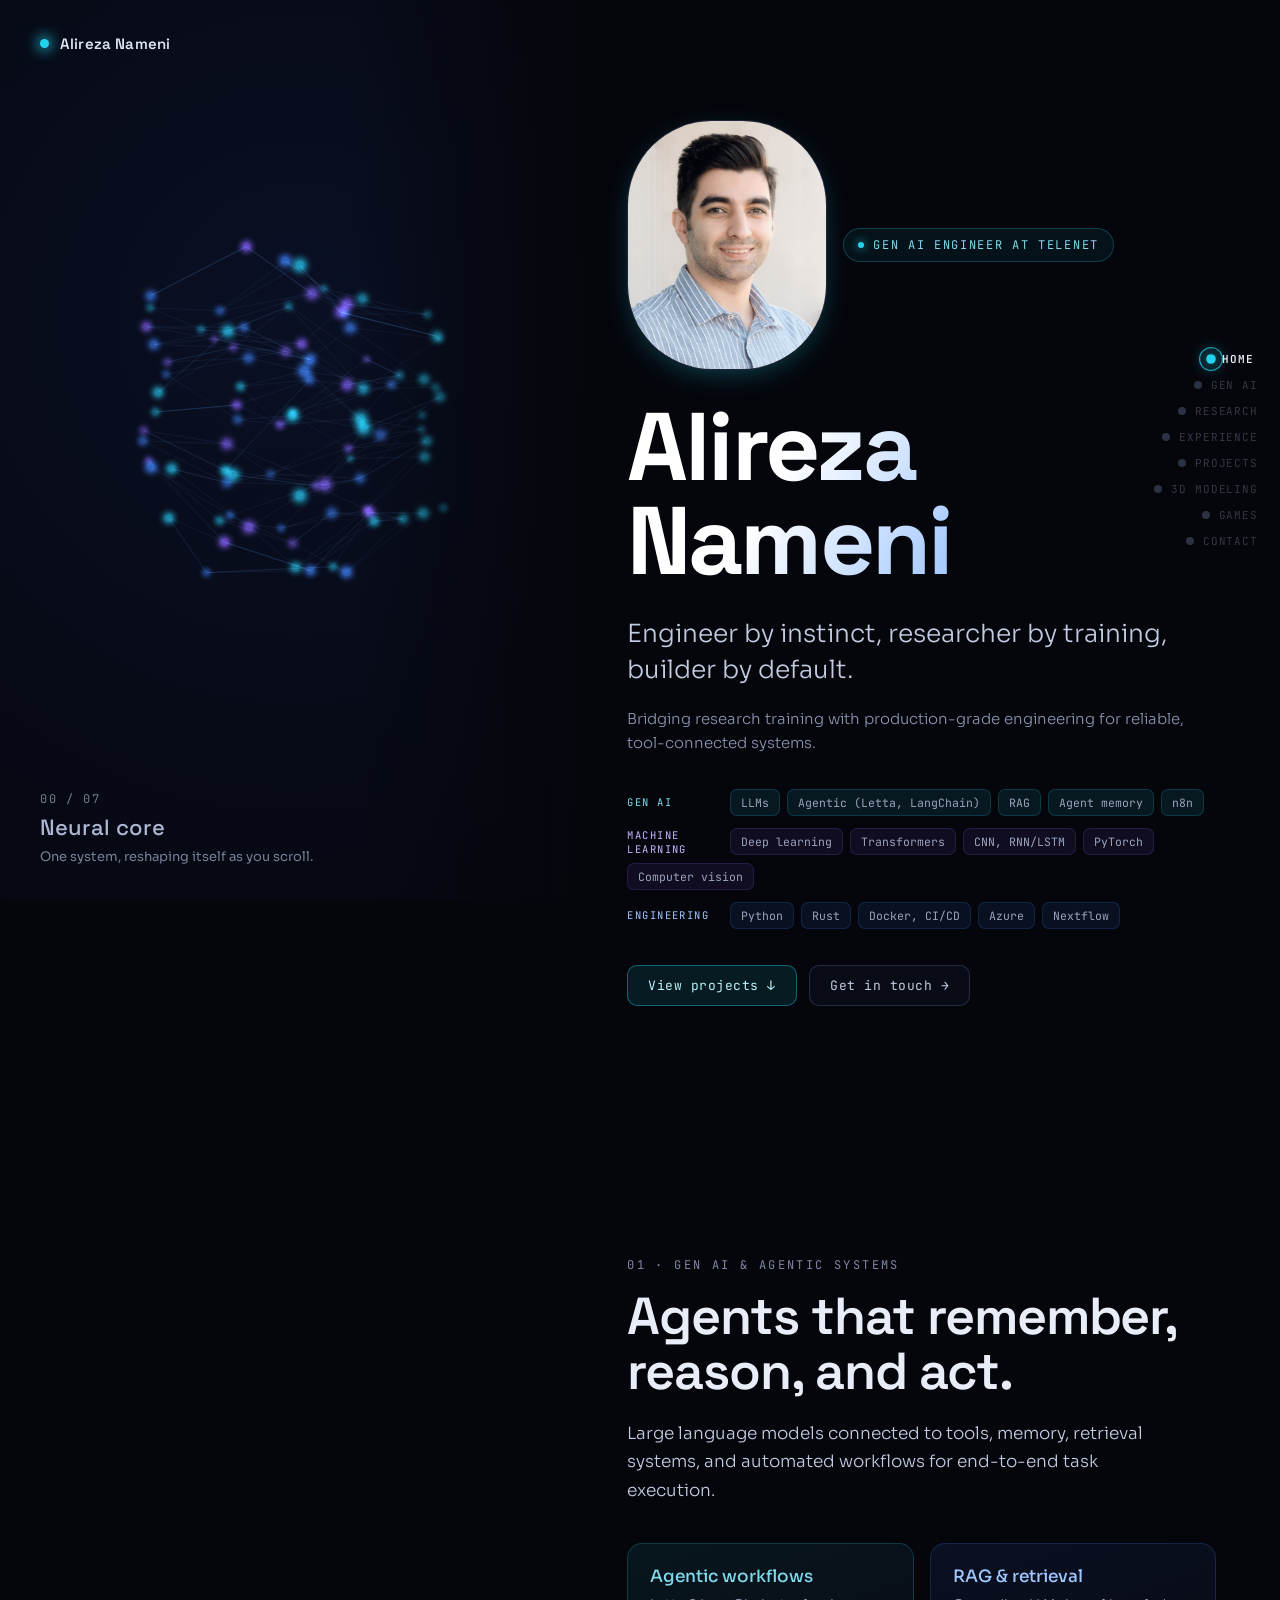
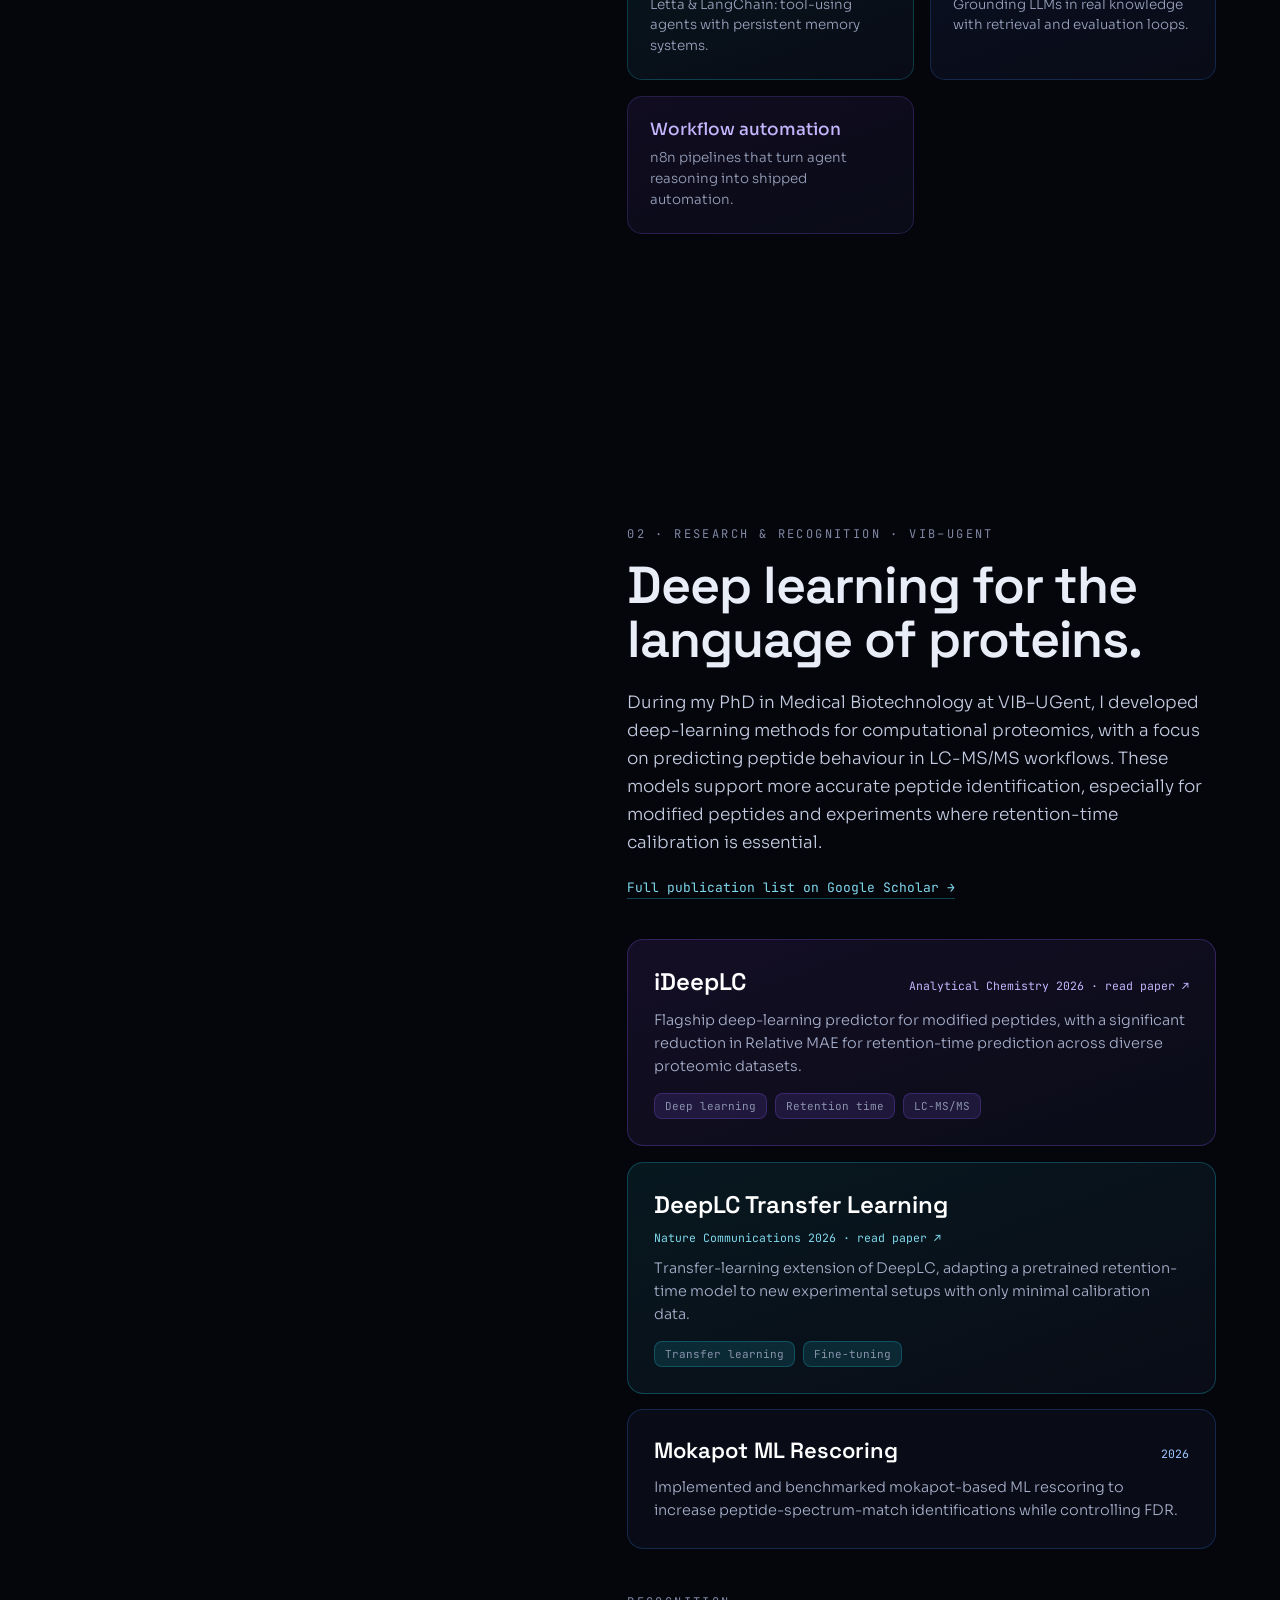
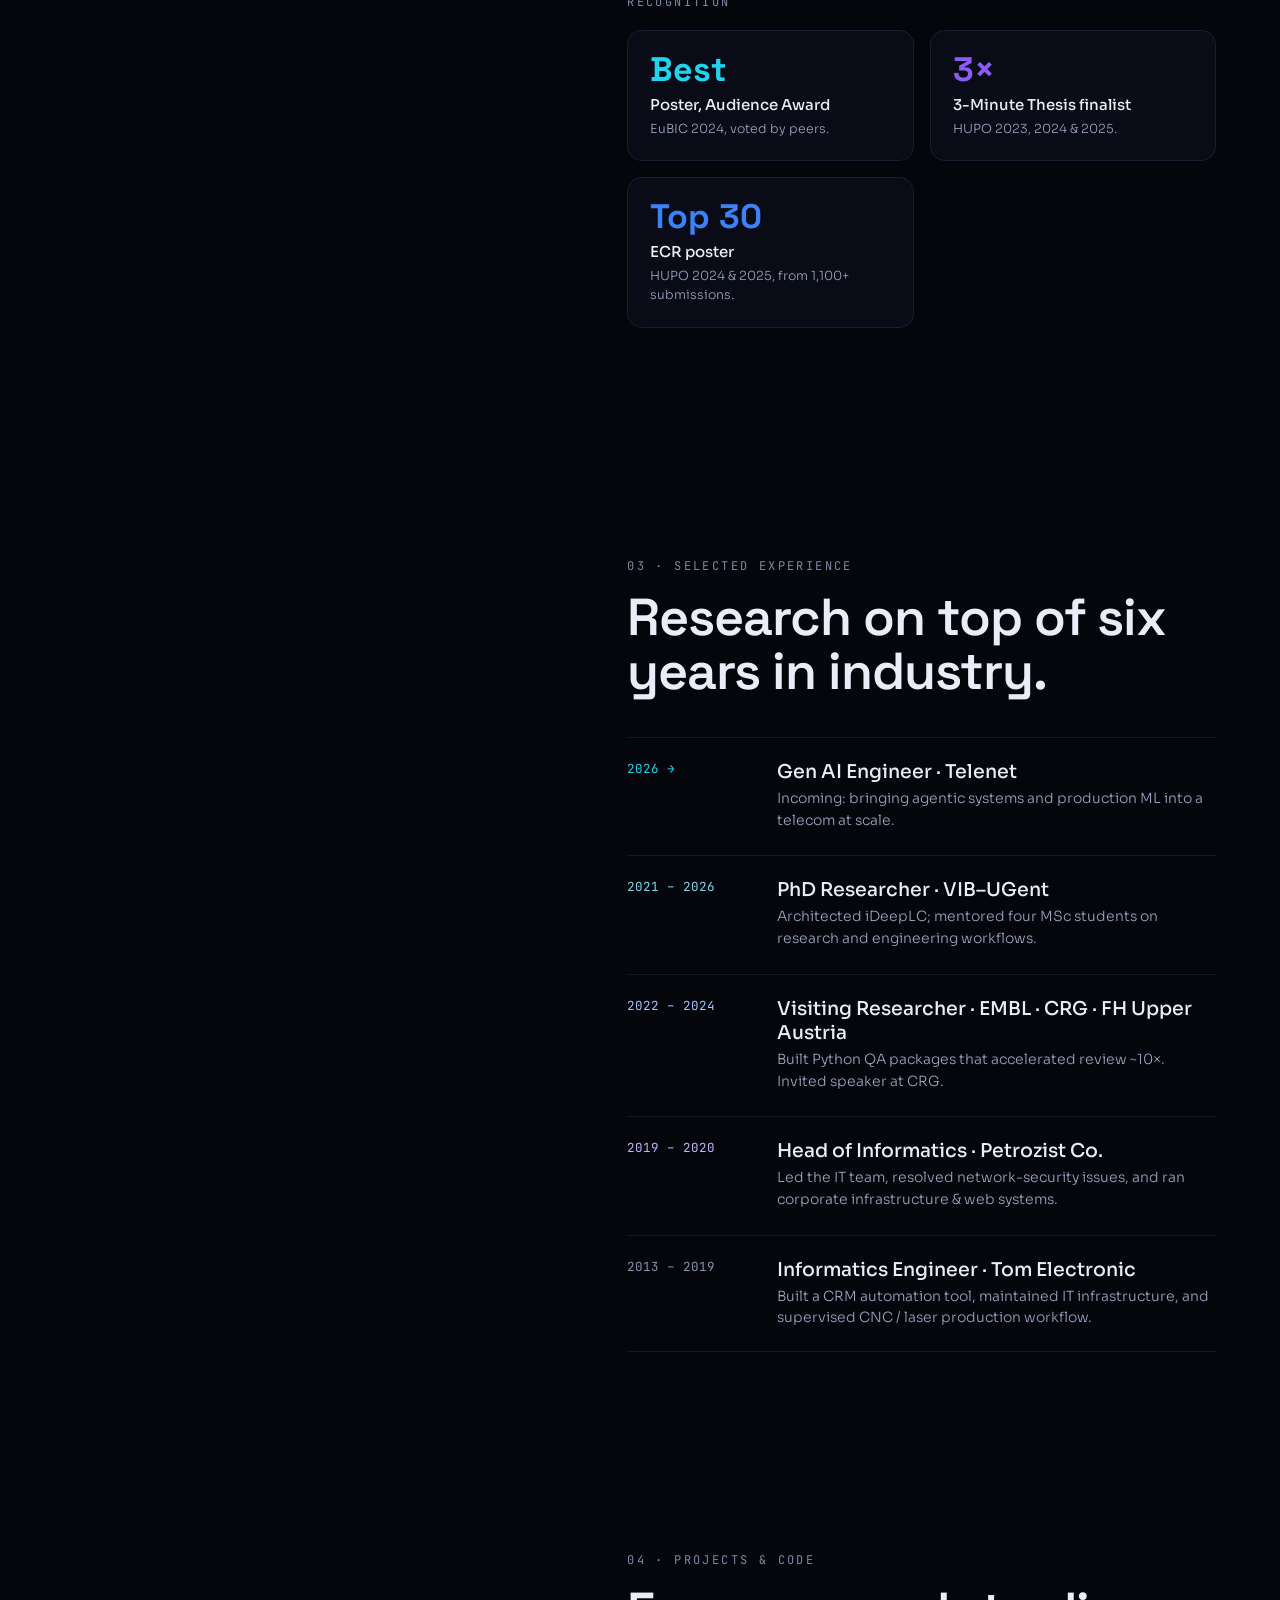
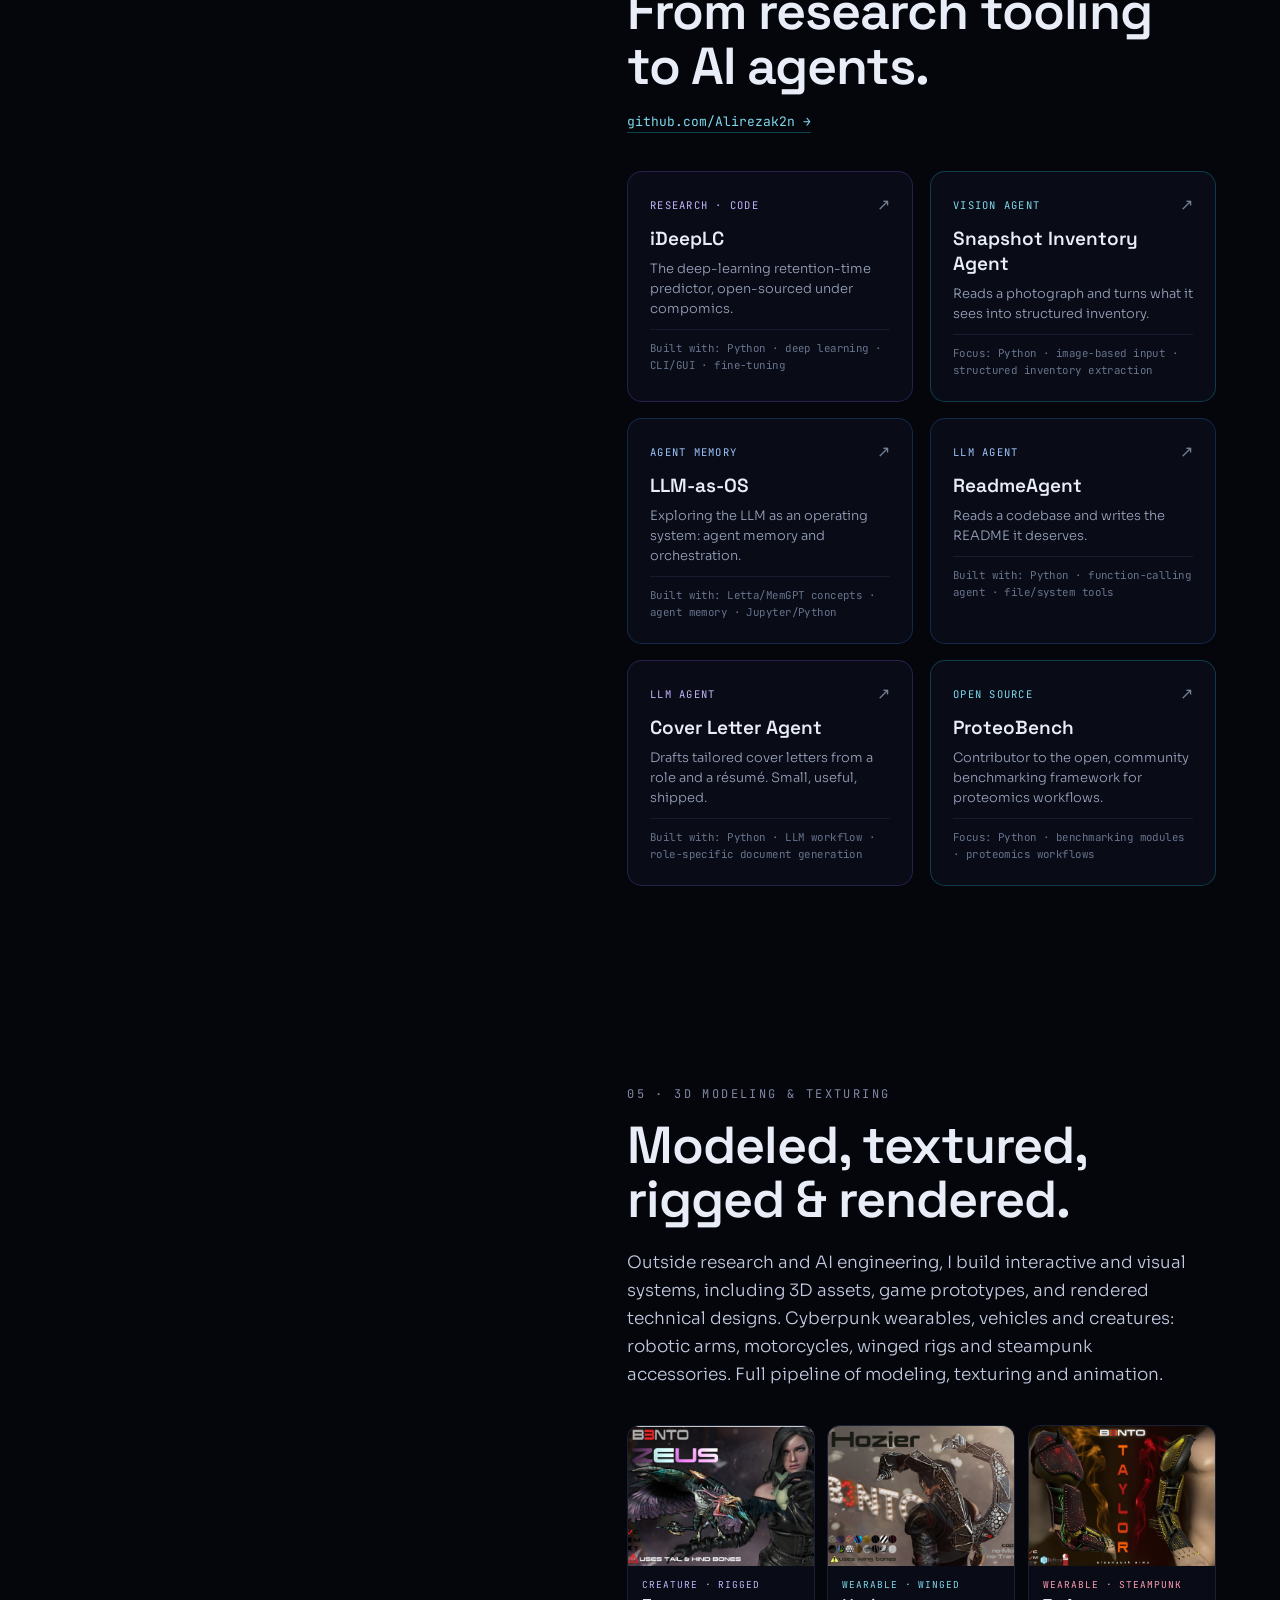
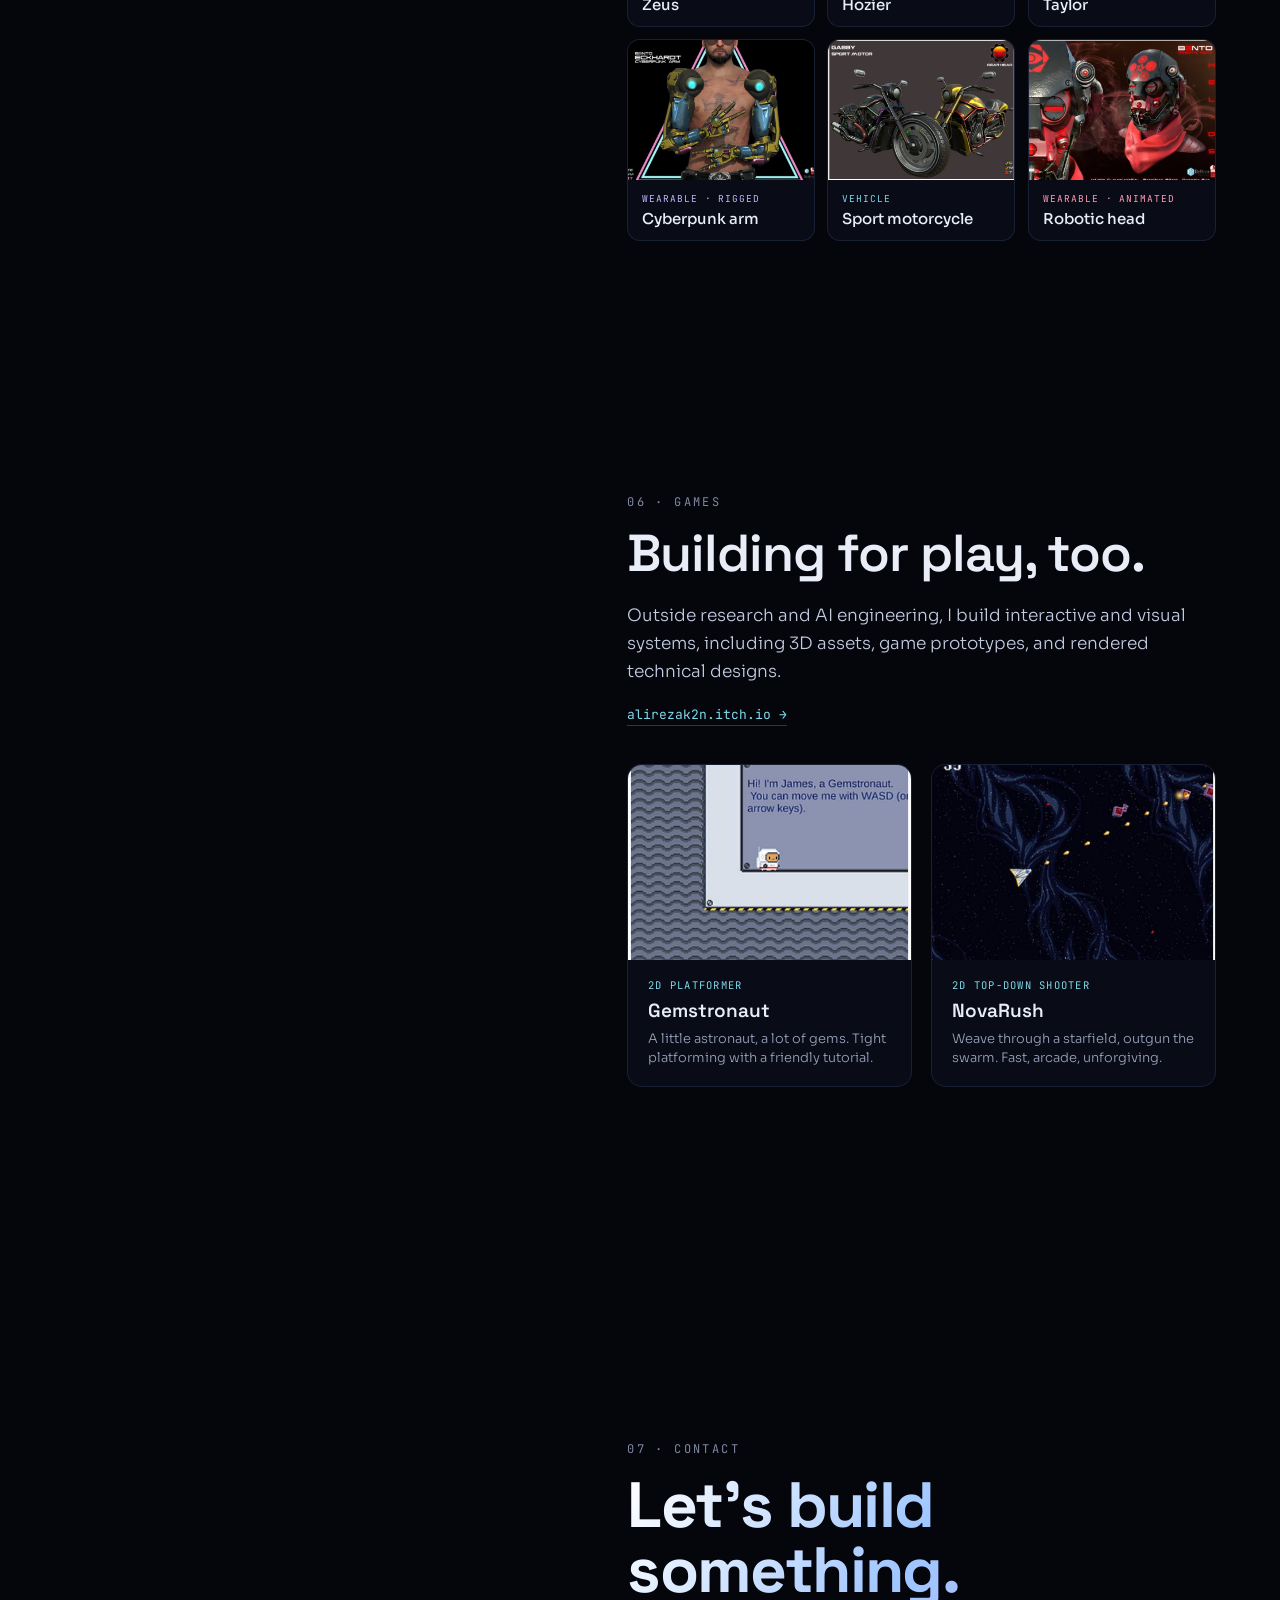
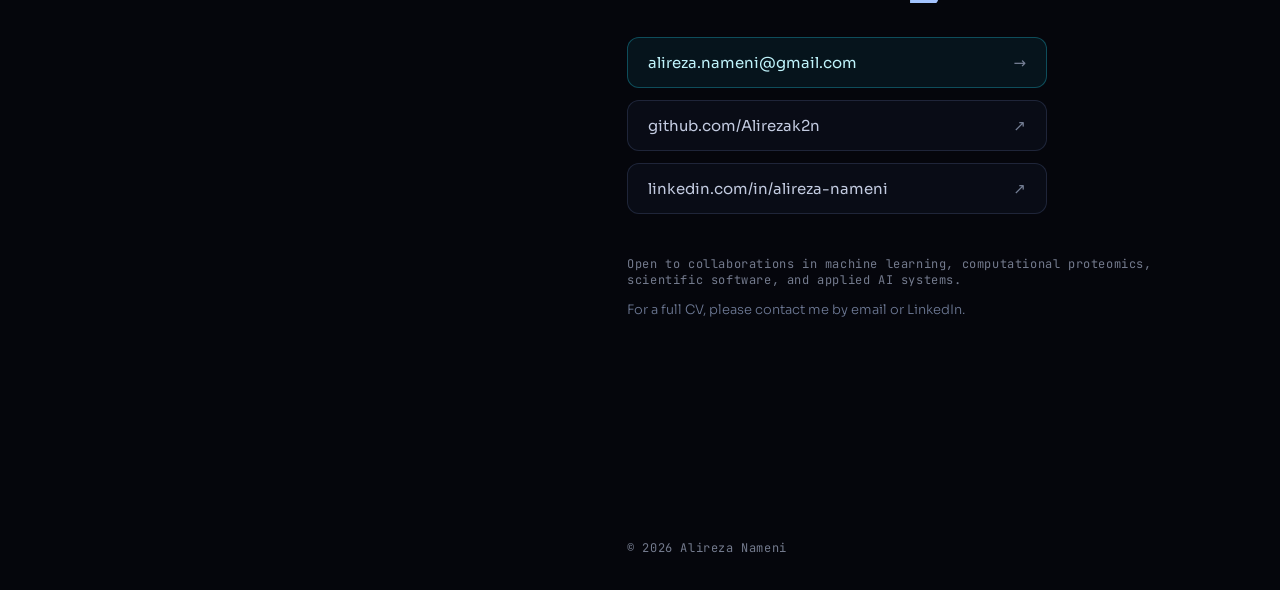
<file: index.html>
<!DOCTYPE html>

<html lang="en"><head><meta charset="utf-8"/><meta content="width=device-width, initial-scale=1" name="viewport"/><meta content="Portfolio of Alireza Nameni, focused on Gen AI, machine learning, agentic systems, scientific software, and computational proteomics." name="description"/><title>Alireza Nameni · Gen AI Engineer &amp; Machine Learning Researcher</title><link href="favicon.ico" rel="icon" sizes="any"/><link href="favicon-32x32.png" rel="icon" sizes="32x32" type="image/png"/><link href="favicon-16x16.png" rel="icon" sizes="16x16" type="image/png"/><link href="apple-touch-icon.png" rel="apple-touch-icon" sizes="180x180"/><link href="https://fonts.googleapis.com" rel="preconnect"/><link crossorigin="" href="https://fonts.gstatic.com" rel="preconnect"/><link href="https://fonts.googleapis.com/css2?family=Space+Grotesk:wght@400;500;600;700&amp;family=Sora:wght@300;400;500;600&amp;family=JetBrains+Mono:wght@400;500&amp;display=optional" rel="stylesheet"/><link href="css/style.css" rel="stylesheet"/><meta content="Alireza Nameni · Gen AI Engineer &amp; Machine Learning Researcher" property="og:title"/><meta content="Portfolio of Alireza Nameni, focused on Gen AI, machine learning, agentic systems, scientific software, and computational proteomics." property="og:description"/><meta content="website" property="og:type"/><meta content="https://alirezak2n.github.io" property="og:url"/><meta content="https://alirezak2n.github.io/uploads/BERX3398_small%20-%2034.jpg" property="og:image"/><meta content="summary_large_image" name="twitter:card"/><meta content="Alireza Nameni · Gen AI Engineer &amp; Machine Learning Researcher" name="twitter:title"/><meta content="Gen AI, machine learning, agentic systems, scientific software, and computational proteomics." name="twitter:description"/><meta content="https://alirezak2n.github.io/uploads/BERX3398_small%20-%2034.jpg" name="twitter:image"/><link href="https://alirezak2n.github.io/" rel="canonical"/>
<script type="application/ld+json">
{
  "@context": "https://schema.org",
  "@type": "Person",
  "name": "Alireza Nameni",
  "url": "https://alirezak2n.github.io/",
  "image": "https://alirezak2n.github.io/uploads/BERX3398_small%20-%2034.jpg",
  "jobTitle": "Gen AI Engineer",
  "worksFor": { "@type": "Organization", "name": "Telenet" },
  "alumniOf": { "@type": "CollegeOrUniversity", "name": "VIB-UGent" },
  "sameAs": [
    "https://github.com/Alirezak2n",
    "https://linkedin.com/in/alireza-nameni",
    "https://scholar.google.com/citations?hl=de&user=buHR2sUAAAAJ"
  ]
}
</script>

<script async src="https://www.googletagmanager.com/gtag/js?id=G-44KL7RC1CN"></script>
<script>
  window.dataLayer = window.dataLayer || [];
  function gtag(){dataLayer.push(arguments);}
  gtag('js', new Date());
  gtag('config', 'G-44KL7RC1CN');
</script>


</head><body><noscript>This site uses JavaScript for the interactive visual background. The written content remains available without it.</noscript>
<canvas class="u0001" id="net"></canvas>
<div class="u0002" id="panelUI">
<div class="u0003">
<span class="u0004"></span>Alireza Nameni
  </div>
<div>
<div class="u0005" id="panelIdx">00 / 07</div>
<div class="u0006" id="panelLabel">Neural core</div>
<div class="u0007" id="panelSub">One system, reshaping itself as you scroll.</div>
</div>
</div>
<div class="u0008" id="progbar"></div>
<nav aria-label="Section navigation" id="dots"><a class="section-nav-link" data-dot="hero" href="#hero" title="Home"><span class="section-nav-dot"></span><span class="section-nav-label">Home</span></a><a class="section-nav-link" data-dot="genai" href="#genai" title="Gen AI"><span class="section-nav-dot"></span><span class="section-nav-label">Gen AI</span></a><a class="section-nav-link" data-dot="research" href="#research" title="Research"><span class="section-nav-dot"></span><span class="section-nav-label">Research</span></a><a class="section-nav-link" data-dot="experience" href="#experience" title="Experience"><span class="section-nav-dot"></span><span class="section-nav-label">Experience</span></a><a class="section-nav-link" data-dot="projects" href="#projects" title="Projects"><span class="section-nav-dot"></span><span class="section-nav-label">Projects</span></a><a class="section-nav-link" data-dot="modeling" href="#modeling" title="3D Modeling"><span class="section-nav-dot"></span><span class="section-nav-label">3D Modeling</span></a><a class="section-nav-link" data-dot="games" href="#games" title="Games"><span class="section-nav-dot"></span><span class="section-nav-label">Games</span></a><a class="section-nav-link" data-dot="contact" href="#contact" title="Contact"><span class="section-nav-dot"></span><span class="section-nav-label">Contact</span></a></nav>
<main class="u0009" id="content">
<section class="u0010" data-screen-label="Hero" data-section="hero" id="hero">
<div class="u0011" data-reveal="">
<img alt="Alireza Nameni" class="u0012" decoding="async" fetchpriority="high" src="uploads/BERX3398_small%20-%2034.jpg"/>
<div class="u0013">
<span class="u0014"></span>Gen AI Engineer at Telenet
      </div>
</div>
<h1 class="u0015" data-delay="110" data-reveal="">Alireza<br/>Nameni</h1>
<p class="u0016" data-delay="230" data-reveal="">Engineer by instinct, researcher by training, builder by default.</p>
<p class="u0017" data-delay="330" data-reveal="">Bridging research training with production-grade engineering for reliable, tool-connected systems.</p>
<div class="u0018" data-delay="440" data-reveal="">
<div class="u0019">
<span class="u0020">Gen AI</span>
<span class="u0021">LLMs</span>
<span class="u0021">Agentic (Letta, LangChain)</span>
<span class="u0021">RAG</span>
<span class="u0021">Agent memory</span>
<span class="u0021">n8n</span>
</div>
<div class="u0019">
<span class="u0022">Machine learning</span>
<span class="u0023">Deep learning</span>
<span class="u0023">Transformers</span>
<span class="u0023">CNN, RNN/LSTM</span>
<span class="u0023">PyTorch</span>
<span class="u0023">Computer vision</span>
</div>
<div class="u0019">
<span class="u0024">Engineering</span>
<span class="u0025">Python</span>
<span class="u0025">Rust</span>
<span class="u0025">Docker, CI/CD</span>
<span class="u0025">Azure</span>
<span class="u0025">Nextflow</span>
</div>
</div>
<div class="hero-cta" data-delay="540" data-reveal="">
<a href="#projects">View projects ↓</a>
<a class="hero-cta-alt" href="#contact">Get in touch →</a>
</div>
</section>
<section class="u0026" data-screen-label="Gen AI" data-section="genai" id="genai">
<div class="u0027" data-reveal="">
<div class="u0028">01 · Gen AI &amp; Agentic Systems</div>
<h2 class="u0029">Agents that remember, reason, and act.</h2>
<p class="u0030">Large language models connected to tools, memory, retrieval systems, and automated workflows for end-to-end task execution.</p>
</div>
<div class="u0031">
<div class="u0032" data-delay="80" data-reveal="">
<h3 class="u0033">Agentic workflows</h3>
<p class="u0034">Letta &amp; LangChain: tool-using agents with persistent memory systems.</p>
</div>
<div class="u0035" data-delay="170" data-reveal="">
<h3 class="u0036">RAG &amp; retrieval</h3>
<p class="u0034">Grounding LLMs in real knowledge with retrieval and evaluation loops.</p>
</div>
<div class="u0037" data-delay="260" data-reveal="">
<h3 class="u0038">Workflow automation</h3>
<p class="u0034">n8n pipelines that turn agent reasoning into shipped automation.</p>
</div>
</div>
</section>
<section class="u0039" data-screen-label="Research" data-section="research" id="research">
<div class="u0027" data-reveal="">
<div class="u0028">02 · Research &amp; Recognition · VIB–UGent</div>
<h2 class="u0029">Deep learning for the language of proteins.</h2>
<p class="u0040">During my PhD in Medical Biotechnology at VIB–UGent, I developed deep-learning methods for computational proteomics, with a focus on predicting peptide behaviour in LC-MS/MS workflows. These models support more accurate peptide identification, especially for modified peptides and experiments where retention-time calibration is essential.</p>
</div><a class="u0041" data-delay="120" data-reveal="" href="https://scholar.google.com/citations?hl=de&amp;user=buHR2sUAAAAJ" rel="noopener" target="_blank">Full publication list on Google Scholar →</a>
<div class="u0042">
<a class="u0043" data-card="" data-delay="80" data-reveal="" href="https://pubs.acs.org/doi/10.1021/acs.analchem.5c08017" rel="noopener" target="_blank">
<div class="u0044">
<h3 class="u0045">iDeepLC</h3>
<span class="u0046">Analytical Chemistry 2026 · read paper ↗</span>
</div>
<p class="u0047">Flagship deep-learning predictor for modified peptides, with a significant reduction in Relative MAE for retention-time prediction across diverse proteomic datasets.</p>
<div class="u0048">
<span class="u0049">Deep learning</span>
<span class="u0049">Retention time</span>
<span class="u0049">LC-MS/MS</span>
</div>
</a>
<a class="u0050" data-card="" data-delay="160" data-reveal="" href="https://www.nature.com/articles/s41467-026-68981-5" rel="noopener" target="_blank">
<div class="u0044">
<h3 class="u0045">DeepLC Transfer Learning</h3>
<span class="u0051">Nature Communications 2026 · read paper ↗</span>
</div>
<p class="u0047">Transfer-learning extension of DeepLC, adapting a pretrained retention-time model to new experimental setups with only minimal calibration data.</p>
<div class="u0048">
<span class="u0052">Transfer learning</span>
<span class="u0052">Fine-tuning</span>
</div>
</a>
<div class="u0053" data-card="" data-delay="240" data-reveal="">
<div class="u0044">
<h3 class="u0054">Mokapot ML Rescoring</h3>
<span class="u0055">2026</span>
</div>
<p class="u0056">Implemented and benchmarked mokapot-based ML rescoring to increase peptide-spectrum-match identifications while controlling FDR.</p>
</div>
</div>
<div class="u0057" data-delay="120" data-reveal="">
<div class="u0058">Recognition</div>
<div class="u0059">
<div class="u0060">
<div class="u0061">Best</div>
<h3 class="u0062">Poster, Audience Award</h3>
<p class="u0063">EuBIC 2024, voted by peers.</p>
</div>
<div class="u0060">
<div class="u0064"><span data-count="3">0</span>×</div>
<h3 class="u0062">3-Minute Thesis finalist</h3>
<p class="u0063">HUPO 2023, 2024 &amp; 2025.</p>
</div>
<div class="u0060">
<div class="u0065">Top <span data-count="30">0</span></div>
<h3 class="u0062">ECR poster</h3>
<p class="u0063">HUPO 2024 &amp; 2025, from <span data-count="1100" data-suffix="+">0</span> submissions.</p>
</div>
</div>
</div>
</section>
<section class="u0026" data-screen-label="Experience" data-section="experience" id="experience">
<div class="u0027" data-reveal="">
<div class="u0028">03 · Selected Experience</div>
<h2 class="u0029">Research on top of six years in industry.</h2>
</div>
<div class="u0066">
<div class="u0067" data-delay="60" data-reveal="">
<div class="u0068">2026 →</div>
<div><h3 class="u0069">Gen AI Engineer · Telenet</h3><p class="u0070">Incoming: bringing agentic systems and production ML into a telecom at scale.</p></div>
</div>
<div class="u0067" data-delay="140" data-reveal="">
<div class="u0071">2021 – 2026</div>
<div><h3 class="u0069">PhD Researcher · VIB–UGent</h3><p class="u0070">Architected iDeepLC; mentored four MSc students on research and engineering workflows.</p></div>
</div>
<div class="u0067" data-delay="220" data-reveal="">
<div class="u0072">2022 – 2024</div>
<div><h3 class="u0069">Visiting Researcher · EMBL · CRG · FH Upper Austria</h3><p class="u0070">Built Python QA packages that accelerated review ~10×. Invited speaker at CRG.</p></div>
</div>
<div class="u0067" data-delay="300" data-reveal="">
<div class="u0073">2019 – 2020</div>
<div><h3 class="u0069">Head of Informatics · Petrozist Co.</h3><p class="u0070">Led the IT team, resolved network-security issues, and ran corporate infrastructure &amp; web systems.</p></div>
</div>
<div class="u0074" data-delay="380" data-reveal="">
<div class="u0075">2013 – 2019</div>
<div><h3 class="u0069">Informatics Engineer · Tom Electronic</h3><p class="u0070">Built a CRM automation tool, maintained IT infrastructure, and supervised CNC / laser production workflow.</p></div>
</div>
</div>
</section>
<section class="u0026" data-screen-label="Projects" data-section="projects" id="projects">
<div class="u0027" data-reveal="">
<div class="u0028">04 · Projects &amp; Code</div>
<h2 class="u0029">From research tooling to AI agents.</h2>
<a class="u0076" href="https://github.com/Alirezak2n" rel="noopener" target="_blank">github.com/Alirezak2n →</a>
</div>
<div class="u0077">
<a class="u0078" data-card="" data-delay="60" data-reveal="" href="https://github.com/compomics/iDeepLC" rel="noopener" target="_blank">
<div class="u0079"><span class="u0080">Research · code</span><span class="u0081">↗</span></div>
<h3 class="u0082">iDeepLC</h3>
<p class="u0083">The deep-learning retention-time predictor, open-sourced under compomics.</p><p class="project-meta">Built with: Python · deep learning · CLI/GUI · fine-tuning</p>
</a>
<a class="u0084" data-card="" data-delay="130" data-reveal="" href="https://github.com/Alirezak2n/InventoryAgent_viaPicture" rel="noopener" target="_blank">
<div class="u0079"><span class="u0085">Vision agent</span><span class="u0081">↗</span></div>
<h3 class="u0082">Snapshot Inventory Agent</h3>
<p class="u0083">Reads a photograph and turns what it sees into structured inventory.</p><p class="project-meta">Focus: Python · image-based input · structured inventory extraction</p>
</a>
<a class="u0086" data-card="" data-delay="200" data-reveal="" href="https://github.com/Alirezak2n/LLM-as-OS" rel="noopener" target="_blank">
<div class="u0079"><span class="u0087">Agent memory</span><span class="u0081">↗</span></div>
<h3 class="u0082">LLM-as-OS</h3>
<p class="u0083">Exploring the LLM as an operating system: agent memory and orchestration.</p><p class="project-meta">Built with: Letta/MemGPT concepts · agent memory · Jupyter/Python</p>
</a>
<a class="u0086" data-card="" data-delay="270" data-reveal="" href="https://github.com/Alirezak2n/ReadmeAgent" rel="noopener" target="_blank">
<div class="u0079"><span class="u0087">LLM agent</span><span class="u0081">↗</span></div>
<h3 class="u0082">ReadmeAgent</h3>
<p class="u0083">Reads a codebase and writes the README it deserves.</p><p class="project-meta">Built with: Python · function-calling agent · file/system tools</p>
</a>
<a class="u0078" data-card="" data-delay="340" data-reveal="" href="https://github.com/Alirezak2n/cover_letter_agent" rel="noopener" target="_blank">
<div class="u0079"><span class="u0080">LLM agent</span><span class="u0081">↗</span></div>
<h3 class="u0082">Cover Letter Agent</h3>
<p class="u0083">Drafts tailored cover letters from a role and a résumé. Small, useful, shipped.</p><p class="project-meta">Built with: Python · LLM workflow · role-specific document generation</p>
</a>
<a class="u0084" data-card="" data-delay="410" data-reveal="" href="https://proteobench.readthedocs.io/en/stable/" rel="noopener" target="_blank">
<div class="u0079"><span class="u0085">Open source</span><span class="u0081">↗</span></div>
<h3 class="u0082">ProteoBench</h3>
<p class="u0083">Contributor to the open, community benchmarking framework for proteomics workflows.</p><p class="project-meta">Focus: Python · benchmarking modules · proteomics workflows</p>
</a>
</div>
</section>
<section class="u0026" data-screen-label="3D Modeling" data-section="modeling" id="modeling">
<div class="u0027" data-reveal="">
<div class="u0028">05 · 3D Modeling &amp; Texturing</div>
<h2 class="u0029">Modeled, textured, rigged &amp; rendered.</h2>
<p class="u0030">Outside research and AI engineering, I build interactive and visual systems, including 3D assets, game prototypes, and rendered technical designs. Cyberpunk wearables, vehicles and creatures: robotic arms, motorcycles, winged rigs and steampunk accessories. Full pipeline of modeling, texturing and animation.</p>
</div>
<div class="u0088">
<div class="u0089" data-card="" data-delay="60" data-reveal="">
<div class="u0090"><img alt="Zeus creature wearable render" class="u0091" decoding="async" loading="lazy" src="uploads/pasted-1782906823386-0.jpg"/></div>
<div class="u0092"><div class="u0093">Creature · rigged</div><h3 class="u0094">Zeus</h3></div>
</div>
<div class="u0089" data-card="" data-delay="120" data-reveal="">
<div class="u0090"><img alt="Hozier winged mechanical rig render" class="u0091" decoding="async" loading="lazy" src="uploads/pasted-1782906848587-0.jpg"/></div>
<div class="u0092"><div class="u0095">Wearable · winged</div><h3 class="u0094">Hozier</h3></div>
</div>
<div class="u0089" data-card="" data-delay="180" data-reveal="">
<div class="u0090"><img alt="Taylor steampunk arms render" class="u0091" decoding="async" loading="lazy" src="uploads/pasted-1782906886913-0.jpg"/></div>
<div class="u0092"><div class="u0096">Wearable · steampunk</div><h3 class="u0094">Taylor</h3></div>
</div>
<div class="u0089" data-card="" data-delay="240" data-reveal="">
<div class="u0090"><img alt="Cyberpunk robotic arm render" class="u0091" decoding="async" loading="lazy" src="uploads/pasted-1782836172396-0.jpg"/></div>
<div class="u0092"><div class="u0093">Wearable · rigged</div><h3 class="u0094">Cyberpunk arm</h3></div>
</div>
<div class="u0089" data-card="" data-delay="300" data-reveal="">
<div class="u0090"><img alt="Sport motorcycle render" class="u0091" decoding="async" loading="lazy" src="uploads/pasted-1782836176114-0.jpg"/></div>
<div class="u0092"><div class="u0095">Vehicle</div><h3 class="u0094">Sport motorcycle</h3></div>
</div>
<div class="u0089" data-card="" data-delay="360" data-reveal="">
<div class="u0090"><img alt="Robotic head render" class="u0091" decoding="async" loading="lazy" src="uploads/pasted-1782836179711-0.jpg"/></div>
<div class="u0092"><div class="u0096">Wearable · animated</div><h3 class="u0094">Robotic head</h3></div>
</div>
</div>
</section>
<section class="u0026" data-screen-label="Games" data-section="games" id="games">
<div class="u0027" data-reveal="">
<div class="u0028">06 · Games</div>
<h2 class="u0029">Building for play, too.</h2><p class="section-support-text">Outside research and AI engineering, I build interactive and visual systems, including 3D assets, game prototypes, and rendered technical designs.</p>
<a class="u0076" href="https://alirezak2n.itch.io" rel="noopener" target="_blank">alirezak2n.itch.io →</a>
</div>
<div class="u0097">
<a class="u0098" data-card="" data-delay="60" data-reveal="" href="https://alirezak2n.itch.io" rel="noopener" target="_blank">
<div class="u0099"><img alt="Gemstronaut gameplay" class="u0091" decoding="async" loading="lazy" src="uploads/pasted-1782836167649-0.jpg"/></div>
<div class="u0100"><div class="u0101">2D platformer</div><h3 class="u0102">Gemstronaut</h3><p class="u0103">A little astronaut, a lot of gems. Tight platforming with a friendly tutorial.</p></div>
</a>
<a class="u0098" data-card="" data-delay="170" data-reveal="" href="https://alirezak2n.itch.io" rel="noopener" target="_blank">
<div class="u0099"><img alt="NovaRush gameplay" class="u0091" decoding="async" loading="lazy" src="uploads/pasted-1782836163449-0.jpg"/></div>
<div class="u0100"><div class="u0101">2D top-down shooter</div><h3 class="u0102">NovaRush</h3><p class="u0103">Weave through a starfield, outgun the swarm. Fast, arcade, unforgiving.</p></div>
</a>
</div>
</section>
<section class="u0104" data-screen-label="Contact" data-section="contact" id="contact">
<div class="u0027" data-reveal="">
<div class="u0028">07 · Contact</div>
<h2 class="u0105">Let’s build something.</h2>
<div class="u0106">
<a class="u0107" data-card="" href="mailto:alireza.nameni@gmail.com"><span>alireza.nameni@gmail.com</span><span class="u0081">→</span></a>
<a class="u0108" data-card="" href="https://github.com/Alirezak2n" rel="noopener" target="_blank"><span>github.com/Alirezak2n</span><span class="u0081">↗</span></a>
<a class="u0108" data-card="" href="https://linkedin.com/in/alireza-nameni" rel="noopener" target="_blank"><span>linkedin.com/in/alireza-nameni</span><span class="u0081">↗</span></a>
</div>
<p class="u0109">Open to collaborations in machine learning, computational proteomics, scientific software, and applied AI systems.</p><p class="cv-note">For a full CV, please contact me by email or LinkedIn.</p>
</div>
</section>
</main><footer class="site-footer">© 2026 Alireza Nameni</footer>
<script src="js/main.js"></script></body></html>
</file>
<file: css/style.css>
/* Base styles */
*{box-sizing:border-box}
  html{scroll-behavior:smooth}
  html,body{margin:0;padding:0;background:#05060c;color:#e9edf7;font-family:'Sora',system-ui,sans-serif;-webkit-font-smoothing:antialiased}
  body{overflow-x:hidden}
  ::selection{background:#22d3ee;color:#05060c}
  a{color:inherit;text-decoration:none}
  ::-webkit-scrollbar{width:10px}
  ::-webkit-scrollbar-track{background:#05060c}
  ::-webkit-scrollbar-thumb{background:#1c2438;border-radius:6px}
  ::-webkit-scrollbar-thumb:hover{background:#2b3450}


/* Section navigation */
#dots {
  position: fixed;
  right: 22px;
  top: 50%;
  transform: translateY(-50%);
  z-index: 60;
  display: flex;
  flex-direction: column;
  gap: 12px;
  align-items: flex-end;
}
.section-nav-link {
  display: inline-flex;
  align-items: center;
  justify-content: flex-end;
  gap: 9px;
  color: rgba(160,170,200,.48);
  font-family: 'JetBrains Mono', monospace;
  font-size: 11px;
  letter-spacing: .08em;
  text-transform: uppercase;
  transition: color .28s ease, font-weight .28s ease, transform .28s ease;
}
.section-nav-label {
  opacity: .64;
  transform: translateX(0);
  transition: opacity .28s ease, transform .28s ease;
}
.section-nav-dot {
  width: 8px;
  height: 8px;
  border-radius: 999px;
  background: rgba(140,160,210,.28);
  box-shadow: none;
  position: relative;
  transition: background .28s ease, box-shadow .28s ease, transform .28s ease;
}
.section-nav-dot::after {
  content: '';
  position: absolute;
  inset: -6px;
  border-radius: 999px;
  border: 1px solid rgba(34,211,238,0);
  transform: scale(.65) rotate(-35deg);
  transition: border-color .28s ease, transform .42s ease;
}
.section-nav-link.active {
  color: #e9edf7;
  font-weight: 600;
  transform: translateX(-2px);
}
.section-nav-link.active .section-nav-label {
  opacity: 1;
  transform: translateX(-2px);
}
.section-nav-link.active .section-nav-dot {
  background: #22d3ee;
  box-shadow: 0 0 12px 2px rgba(34,211,238,.7);
  transform: scale(1.2);
}
.section-nav-link.active .section-nav-dot::after {
  border-color: rgba(34,211,238,.72);
  transform: scale(1) rotate(325deg);
}
@media (max-width: 820px) {
  #dots {
    right: 12px;
    gap: 10px;
  }
  .section-nav-label {
    display: none;
  }
  .section-nav-link {
    gap: 0;
  }
}


/* Generated utility classes from the original inline styles. */

.u0001{position:fixed;left:0;top:0;width:46vw;height:100vh;z-index:0;pointer-events:none;display:block}

.u0002{position:fixed;left:0;top:0;width:44vw;height:100vh;z-index:2;pointer-events:none;padding:34px 40px;display:flex;flex-direction:column;justify-content:space-between}

.u0003{display:flex;align-items:center;gap:11px;font-family:'Space Grotesk',sans-serif;font-weight:600;font-size:15px;letter-spacing:.01em;color:#dfe6f5}

.u0004{width:9px;height:9px;border-radius:50%;background:#22d3ee;box-shadow:0 0 14px 2px #22d3ee}

.u0005{font-family:'JetBrains Mono',monospace;font-size:12px;color:#747b8e;letter-spacing:.14em}

.u0006{font-family:'Space Grotesk',sans-serif;font-size:22px;font-weight:500;color:#aeb8d4;margin-top:6px;transition:color .4s ease}

.u0007{font-size:13px;color:#768096;margin-top:6px;max-width:280px;line-height:1.5;transition:opacity .4s ease}

.u0008{position:fixed;top:0;left:0;height:3px;width:0%;z-index:60;background:linear-gradient(90deg,#3b82f6,#22d3ee,#8b5cf6);box-shadow:0 0 10px rgba(34,211,238,.6)}

.u0009{position:relative;z-index:1;margin-left:44vw;max-width:760px;padding:0 clamp(28px,5vw,80px)}

.u0010{min-height:100vh;display:flex;flex-direction:column;justify-content:center;padding:120px 0 90px}

.u0011{opacity:0;transform:translateY(24px);transition:opacity .8s cubic-bezier(.2,.7,.2,1),transform .8s cubic-bezier(.2,.7,.2,1);display:flex;align-items:center;gap:16px;margin-bottom:30px}

.u0012{width: 200px; height: 250px; border-radius: 85px; object-fit: cover; border: 1px solid rgba(120,140,200,.25); box-shadow: 0 8px 30px -10px rgba(34,211,238,.4); flex-grow: 0; position: static}

.u0013{display:inline-flex;align-items:center;gap:9px;font-family:'JetBrains Mono',monospace;font-size:12px;letter-spacing:.14em;text-transform:uppercase;color:#7fd9ec;border:1px solid rgba(34,211,238,.24);padding:8px 14px;border-radius:999px;background:rgba(34,211,238,.06)}

.u0014{width:6px;height:6px;border-radius:50%;background:#22d3ee;box-shadow:0 0 10px #22d3ee}

.u0015{opacity:0;transform:translateY(24px);transition:opacity .8s cubic-bezier(.2,.7,.2,1),transform .8s cubic-bezier(.2,.7,.2,1);font-family:'Space Grotesk',sans-serif;font-weight:700;font-size:clamp(46px,8vw,96px);line-height:.98;letter-spacing:-.03em;margin:0;background:linear-gradient(120deg,#ffffff 28%,#9fc6ff 62%,#c4b5fd 100%);-webkit-background-clip:text;background-clip:text;-webkit-text-fill-color:transparent}

.u0016{opacity:0;transform:translateY(24px);transition:opacity .8s cubic-bezier(.2,.7,.2,1),transform .8s cubic-bezier(.2,.7,.2,1);font-size:clamp(18px,2.3vw,25px);max-width:600px;margin:28px 0 0;color:#c3cbe0;line-height:1.45;font-weight:300}

.u0017{opacity:0;transform:translateY(24px);transition:opacity .8s ease,transform .8s ease;font-size:15px;color:#8a93ad;margin:18px 0 0;max-width:560px;line-height:1.6;font-weight:300}

.u0018{opacity:0;transform:translateY(24px);transition:opacity .8s ease,transform .8s ease;display:flex;flex-direction:column;gap:12px;margin-top:34px}

.u0019{display:flex;flex-wrap:wrap;align-items:center;gap:7px}

.u0020{font-family:'JetBrains Mono',monospace;font-size:10.5px;letter-spacing:.14em;text-transform:uppercase;color:#7fd9ec;width:96px}

.u0021{font-family:'JetBrains Mono',monospace;font-size:11.5px;color:#9aa3bd;padding:5px 10px;border-radius:7px;background:rgba(34,211,238,.09);border:1px solid rgba(34,211,238,.18)}

.u0022{font-family:'JetBrains Mono',monospace;font-size:10.5px;letter-spacing:.14em;text-transform:uppercase;color:#c4b5fd;width:96px}

.u0023{font-family:'JetBrains Mono',monospace;font-size:11.5px;color:#9aa3bd;padding:5px 10px;border-radius:7px;background:rgba(139,92,246,.09);border:1px solid rgba(139,92,246,.18)}

.u0024{font-family:'JetBrains Mono',monospace;font-size:10.5px;letter-spacing:.14em;text-transform:uppercase;color:#9fc6ff;width:96px}

.u0025{font-family:'JetBrains Mono',monospace;font-size:11.5px;color:#9aa3bd;padding:5px 10px;border-radius:7px;background:rgba(59,130,246,.09);border:1px solid rgba(59,130,246,.18)}

.u0026{min-height:100vh;display:flex;flex-direction:column;justify-content:center;padding:100px 0}

.u0027{opacity:0;transform:translateY(24px);transition:opacity .7s ease,transform .7s ease}

.u0028{font-family:'JetBrains Mono',monospace;font-size:12px;letter-spacing:.2em;text-transform:uppercase;color:#7f87a3;margin-bottom:16px}

.u0029{font-family:'Space Grotesk',sans-serif;font-weight:600;font-size:clamp(30px,4.6vw,52px);line-height:1.05;letter-spacing:-.02em;margin:0}

.u0030{margin:22px 0 0;color:#c3cbe0;font-size:17px;line-height:1.65;font-weight:300;max-width:560px}

.u0031{display:grid;grid-template-columns:repeat(auto-fit,minmax(210px,1fr));gap:16px;margin-top:38px}

.u0032{opacity:0;transform:translateY(24px);transition:opacity .7s ease,transform .7s ease;padding:22px;border-radius:15px;border:1px solid rgba(34,211,238,.22);background:linear-gradient(160deg,rgba(10,40,48,.5),rgba(13,17,31,.55))}

.u0033{font-size:17px;margin:0 0 8px;font-weight:500;color:#7fd9ec}

.u0034{margin:0;color:#9aa3bd;font-size:13.5px;line-height:1.55;font-weight:300}

.u0035{opacity:0;transform:translateY(24px);transition:opacity .7s ease,transform .7s ease;padding:22px;border-radius:15px;border:1px solid rgba(59,130,246,.22);background:linear-gradient(160deg,rgba(15,28,58,.5),rgba(13,17,31,.55))}

.u0036{font-size:17px;margin:0 0 8px;font-weight:500;color:#9fc6ff}

.u0037{opacity:0;transform:translateY(24px);transition:opacity .7s ease,transform .7s ease;padding:22px;border-radius:15px;border:1px solid rgba(139,92,246,.22);background:linear-gradient(160deg,rgba(30,20,55,.5),rgba(13,17,31,.55))}

.u0038{font-size:17px;margin:0 0 8px;font-weight:500;color:#c4b5fd}

.u0039{padding:130px 0}

.u0040{margin:22px 0 0;color:#c3cbe0;font-size:17px;line-height:1.65;font-weight:300;max-width:580px}

.u0041{opacity:0;transform:translateY(24px);transition:opacity .7s ease,transform .7s ease;display:inline-flex;align-items:center;gap:8px;margin-top:22px;font-family:'JetBrains Mono',monospace;font-size:13px;color:#7fd9ec;border-bottom:1px solid rgba(34,211,238,.3);padding-bottom:2px}

.u0042{display:flex;flex-direction:column;gap:16px;margin-top:40px}

.u0043{opacity:0;transform:translateY(24px);transition:opacity .7s ease,transform .7s ease,box-shadow .35s ease,border-color .35s ease;display:block;padding:26px;border-radius:16px;border:1px solid rgba(139,92,246,.28);background:linear-gradient(160deg,rgba(30,20,55,.6),rgba(13,17,31,.6))}

.u0044{display:flex;justify-content:space-between;align-items:baseline;flex-wrap:wrap;gap:10px}

.u0045{font-family:'Space Grotesk',sans-serif;font-size:24px;margin:0;font-weight:600;color:#fff}

.u0046{font-family:'JetBrains Mono',monospace;font-size:11.5px;color:#c4b5fd}

.u0047{margin:12px 0 14px;color:#a8b0cb;font-size:14.5px;line-height:1.6;font-weight:300}

.u0048{display:flex;flex-wrap:wrap;gap:8px;font-family:'JetBrains Mono',monospace;font-size:11px;color:#8a93ad}

.u0049{padding:5px 10px;border-radius:8px;background:rgba(139,92,246,.14);border:1px solid rgba(139,92,246,.25)}

.u0050{opacity:0;transform:translateY(24px);transition:opacity .7s ease,transform .7s ease,box-shadow .35s ease,border-color .35s ease;display:block;padding:26px;border-radius:16px;border:1px solid rgba(34,211,238,.26);background:linear-gradient(160deg,rgba(10,40,48,.55),rgba(13,17,31,.6))}

.u0051{font-family:'JetBrains Mono',monospace;font-size:11.5px;color:#7fd9ec}

.u0052{padding:5px 10px;border-radius:8px;background:rgba(34,211,238,.12);border:1px solid rgba(34,211,238,.24)}

.u0053{opacity:0;transform:translateY(24px);transition:opacity .7s ease,transform .7s ease,box-shadow .35s ease,border-color .35s ease;padding:26px;border-radius:16px;border:1px solid rgba(59,130,246,.24);background:rgba(13,17,31,.6)}

.u0054{font-family:'Space Grotesk',sans-serif;font-size:22px;margin:0;font-weight:600;color:#fff}

.u0055{font-family:'JetBrains Mono',monospace;font-size:11.5px;color:#9fc6ff}

.u0056{margin:12px 0 0;color:#a8b0cb;font-size:14.5px;line-height:1.6;font-weight:300}

.u0057{opacity:0;transform:translateY(24px);transition:opacity .7s ease,transform .7s ease;margin-top:44px}

.u0058{font-family:'JetBrains Mono',monospace;font-size:12px;letter-spacing:.2em;text-transform:uppercase;color:#7f87a3;margin-bottom:20px}

.u0059{display:grid;grid-template-columns:repeat(auto-fit,minmax(200px,1fr));gap:16px}

.u0060{padding:22px;border-radius:15px;border:1px solid rgba(120,140,200,.14);background:rgba(13,17,31,.6)}

.u0061{font-family:'Space Grotesk',sans-serif;font-size:34px;font-weight:700;color:#22d3ee;line-height:1;margin-bottom:8px}

.u0062{font-size:15px;margin:0 0 6px;font-weight:500}

.u0063{margin:0;color:#9aa3bd;font-size:12.5px;line-height:1.5;font-weight:300}

.u0064{font-family:'Space Grotesk',sans-serif;font-size:34px;font-weight:700;color:#8b5cf6;line-height:1;margin-bottom:8px}

.u0065{font-family:'Space Grotesk',sans-serif;font-size:34px;font-weight:700;color:#3b82f6;line-height:1;margin-bottom:8px}

.u0066{margin-top:38px;display:flex;flex-direction:column;gap:2px}

.u0067{opacity:0;transform:translateY(24px);transition:opacity .7s ease,transform .7s ease;display:grid;grid-template-columns:130px 1fr;gap:20px;padding:22px 0;border-top:1px solid rgba(120,140,200,.14)}

.u0068{font-family:'JetBrains Mono',monospace;font-size:12.5px;color:#22d3ee}

.u0069{font-size:19px;margin:0 0 4px;font-weight:500}

.u0070{margin:0;color:#9aa3bd;font-size:14px;line-height:1.55;font-weight:300}

.u0071{font-family:'JetBrains Mono',monospace;font-size:12.5px;color:#7fd9ec}

.u0072{font-family:'JetBrains Mono',monospace;font-size:12.5px;color:#9fc6ff}

.u0073{font-family:'JetBrains Mono',monospace;font-size:12.5px;color:#c4b5fd}

.u0074{opacity:0;transform:translateY(24px);transition:opacity .7s ease,transform .7s ease;display:grid;grid-template-columns:130px 1fr;gap:20px;padding:22px 0;border-top:1px solid rgba(120,140,200,.14);border-bottom:1px solid rgba(120,140,200,.14)}

.u0075{font-family:'JetBrains Mono',monospace;font-size:12.5px;color:#8a93ad}

.u0076{display:inline-flex;align-items:center;gap:8px;margin-top:20px;font-family:'JetBrains Mono',monospace;font-size:13px;color:#7fd9ec;border-bottom:1px solid rgba(34,211,238,.3);padding-bottom:2px}

.u0077{display:grid;grid-template-columns:repeat(auto-fit,minmax(230px,1fr));gap:16px;margin-top:38px}

.u0078{opacity:0;transform:translateY(24px);transition:opacity .7s ease,transform .7s ease,box-shadow .35s ease,border-color .35s ease;display:block;padding:22px;border-radius:15px;border:1px solid rgba(139,92,246,.24);background:rgba(13,17,31,.6)}

.u0079{display:flex;justify-content:space-between;align-items:center;margin-bottom:11px}

.u0080{font-family:'JetBrains Mono',monospace;font-size:10.5px;letter-spacing:.12em;text-transform:uppercase;color:#c4b5fd}

.u0081{color:#768096}

.u0082{font-family:'Space Grotesk',sans-serif;font-size:19px;margin:0 0 8px;font-weight:600}

.u0083{margin:0;color:#9aa3bd;font-size:13px;line-height:1.55;font-weight:300}

.u0084{opacity:0;transform:translateY(24px);transition:opacity .7s ease,transform .7s ease,box-shadow .35s ease,border-color .35s ease;display:block;padding:22px;border-radius:15px;border:1px solid rgba(34,211,238,.24);background:rgba(13,17,31,.6)}

.u0085{font-family:'JetBrains Mono',monospace;font-size:10.5px;letter-spacing:.12em;text-transform:uppercase;color:#7fd9ec}

.u0086{opacity:0;transform:translateY(24px);transition:opacity .7s ease,transform .7s ease,box-shadow .35s ease,border-color .35s ease;display:block;padding:22px;border-radius:15px;border:1px solid rgba(59,130,246,.24);background:rgba(13,17,31,.6)}

.u0087{font-family:'JetBrains Mono',monospace;font-size:10.5px;letter-spacing:.12em;text-transform:uppercase;color:#9fc6ff}

.u0088{display:grid;grid-template-columns:repeat(3,1fr);gap:12px;margin-top:36px}

.u0089{opacity:0;transform:translateY(24px);transition:opacity .7s ease,transform .7s ease,box-shadow .35s ease,border-color .35s ease;border-radius:13px;overflow:hidden;border:1px solid rgba(120,140,200,.16);background:rgba(13,17,31,.6)}

.u0090{aspect-ratio:4/3;overflow:hidden;background:#000}

.u0091{width:100%;height:100%;object-fit:cover;display:block}

.u0092{padding:12px 14px}

.u0093{font-family:'JetBrains Mono',monospace;font-size:9.5px;letter-spacing:.1em;text-transform:uppercase;color:#c4b5fd;margin-bottom:4px}

.u0094{font-size:15px;margin:0;font-weight:500}

.u0095{font-family:'JetBrains Mono',monospace;font-size:9.5px;letter-spacing:.1em;text-transform:uppercase;color:#7fd9ec;margin-bottom:4px}

.u0096{font-family:'JetBrains Mono',monospace;font-size:9.5px;letter-spacing:.1em;text-transform:uppercase;color:#ff9bb0;margin-bottom:4px}

.u0097{display:grid;grid-template-columns:repeat(auto-fit,minmax(240px,1fr));gap:18px;margin-top:38px}

.u0098{opacity:0;transform:translateY(24px);transition:opacity .7s ease,transform .7s ease,box-shadow .35s ease,border-color .35s ease;display:block;border-radius:15px;overflow:hidden;border:1px solid rgba(120,140,200,.16);background:rgba(13,17,31,.6)}

.u0099{aspect-ratio:16/11;overflow:hidden;background:#03040a}

.u0100{padding:18px 20px}

.u0101{font-family:'JetBrains Mono',monospace;font-size:10.5px;letter-spacing:.12em;text-transform:uppercase;color:#7fd9ec;margin-bottom:6px}

.u0102{font-family:'Space Grotesk',sans-serif;font-size:19px;margin:0 0 6px;font-weight:600}

.u0103{margin:0;color:#9aa3bd;font-size:13px;line-height:1.5;font-weight:300}

.u0104{min-height:100vh;display:flex;flex-direction:column;justify-content:center;padding:100px 0 120px}

.u0105{font-family:'Space Grotesk',sans-serif;font-weight:700;font-size:clamp(34px,5.4vw,64px);line-height:1.02;letter-spacing:-.025em;margin:0;background:linear-gradient(120deg,#ffffff,#9fc6ff,#c4b5fd);-webkit-background-clip:text;background-clip:text;-webkit-text-fill-color:transparent}

.u0106{display:flex;flex-direction:column;gap:12px;margin-top:34px;max-width:420px}

.u0107{transition:box-shadow .35s,border-color .35s,transform .35s;padding:15px 20px;border-radius:12px;border:1px solid rgba(34,211,238,.3);background:rgba(34,211,238,.07);color:#bff3fb;font-size:15px;display:flex;justify-content:space-between;align-items:center}

.u0108{transition:box-shadow .35s,border-color .35s,transform .35s;padding:15px 20px;border-radius:12px;border:1px solid rgba(120,140,200,.2);background:rgba(13,17,31,.6);color:#c3cbe0;font-size:15px;display:flex;justify-content:space-between;align-items:center}

.u0109{margin:42px 0 0;color:#747b8e;font-family:'JetBrains Mono',monospace;font-size:12px;letter-spacing:.05em}


/* Small metadata lines added to project cards */
.project-meta{
  margin:10px 0 0;
  padding-top:10px;
  border-top:1px solid rgba(120,140,200,.12);
  color:#68748e;
  font-family:'JetBrains Mono',monospace;
  font-size:10.8px;
  line-height:1.55;
  letter-spacing:.04em;
}
.section-support-text{
  margin:22px 0 0;
  color:#c3cbe0;
  font-size:17px;
  line-height:1.65;
  font-weight:300;
  max-width:560px;
}
.cv-note{
  margin:12px 0 0;
  color:#6f7b97;
  font-size:13px;
  line-height:1.55;
  font-weight:300;
  max-width:520px;
}
.site-footer{
  position:relative;
  z-index:1;
  margin-left:44vw;
  max-width:760px;
  padding:0 clamp(28px,5vw,80px) 34px;
  color:#747b8e;
  font-family:'JetBrains Mono',monospace;
  font-size:12px;
  letter-spacing:.05em;
}
noscript{
  display:block;
  position:relative;
  z-index:100;
  padding:12px 18px;
  background:#0d111f;
  color:#c3cbe0;
  font-size:13px;
  text-align:center;
}
.not-found-page{
  min-height:100vh;
  display:flex;
  flex-direction:column;
  justify-content:center;
  max-width:720px;
  margin:0 auto;
  padding:48px 28px;
}
.not-found-page h1{
  font-family:'Space Grotesk',sans-serif;
  font-size:clamp(42px,7vw,80px);
  line-height:1;
  margin:0;
  letter-spacing:-.03em;
  background:linear-gradient(120deg,#ffffff,#9fc6ff,#c4b5fd);
  -webkit-background-clip:text;
  background-clip:text;
  -webkit-text-fill-color:transparent;
}
.not-found-page p{
  color:#9aa3bd;
  font-size:17px;
  line-height:1.6;
  margin:22px 0 0;
}
.not-found-page a{
  display:inline-flex;
  width:max-content;
  margin-top:28px;
  color:#7fd9ec;
  font-family:'JetBrains Mono',monospace;
  font-size:13px;
  border-bottom:1px solid rgba(34,211,238,.3);
  padding-bottom:2px;
}
/* v4 additions ------------------------------------------------ */

/* Panel label swap animation */
@keyframes panelSwap{
  from{opacity:0;transform:translateY(7px)}
  to{opacity:1;transform:translateY(0)}
}
.u0006.swap,.u0007.swap{animation:panelSwap .45s cubic-bezier(.2,.7,.2,1)}

/* Hero CTA row */
.hero-cta{
  opacity:0;
  transform:translateY(24px);
  transition:opacity .8s ease,transform .8s ease;
  display:flex;
  flex-wrap:wrap;
  gap:12px;
  margin-top:36px;
}
.hero-cta a{
  font-family:'JetBrains Mono',monospace;
  font-size:13px;
  letter-spacing:.04em;
  padding:11px 20px;
  border-radius:10px;
  border:1px solid rgba(34,211,238,.4);
  background:rgba(34,211,238,.1);
  color:#bff3fb;
  transition:background .3s,border-color .3s,transform .3s,box-shadow .3s;
}
.hero-cta a:hover{
  background:rgba(34,211,238,.18);
  border-color:rgba(34,211,238,.7);
  transform:translateY(-2px);
  box-shadow:0 10px 30px -12px rgba(34,211,238,.5);
}
.hero-cta a.hero-cta-alt{
  border-color:rgba(120,140,200,.25);
  background:rgba(13,17,31,.6);
  color:#c3cbe0;
}
.hero-cta a.hero-cta-alt:hover{
  border-color:rgba(139,92,246,.55);
  background:rgba(139,92,246,.12);
  box-shadow:0 10px 30px -12px rgba(139,92,246,.45);
}

/* Card micro-interactions (CSS-driven, replaces JS hover handlers) */
[data-card]{will-change:transform}
[data-card]:hover{
  transform:translateY(-6px) !important;
  box-shadow:0 18px 50px -18px rgba(34,211,238,.45);
  border-color:rgba(34,211,238,.5) !important;
}
.u0089:hover .u0091,.u0098:hover .u0091{transform:scale(1.05)}
.u0091{transition:transform .6s cubic-bezier(.2,.7,.2,1)}
[data-card] .u0081{transition:transform .3s ease,color .3s ease}
[data-card]:hover .u0081{transform:translateX(4px);color:#7fd9ec}

@media (prefers-reduced-motion: reduce){
  html{scroll-behavior:auto}
  .u0006.swap,.u0007.swap{animation:none}
  [data-card]:hover{transform:none !important}
  .u0089:hover .u0091,.u0098:hover .u0091{transform:none}
}

@media (max-width: 820px){
  .site-footer{
    margin-left:0;
    max-width:none;
    padding:0 clamp(28px,5vw,80px) 28px;
  }
}
</file>
